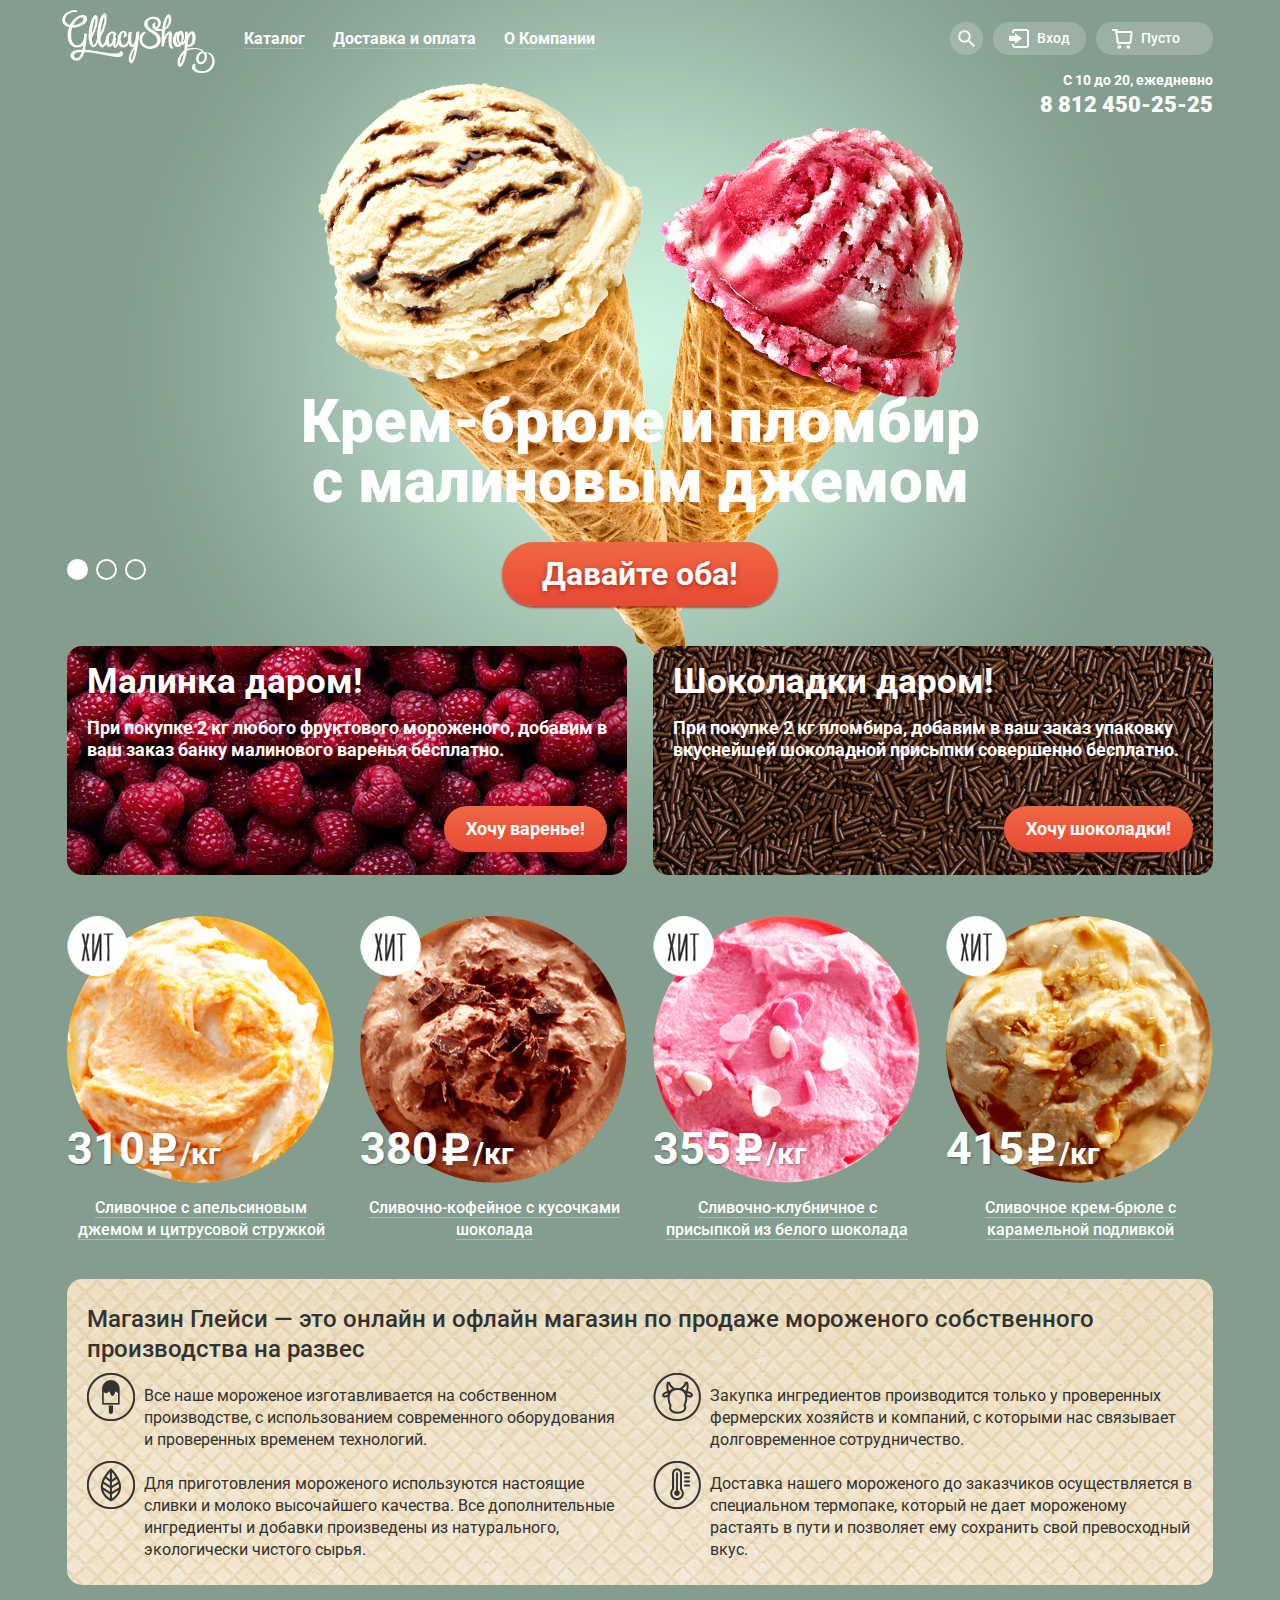
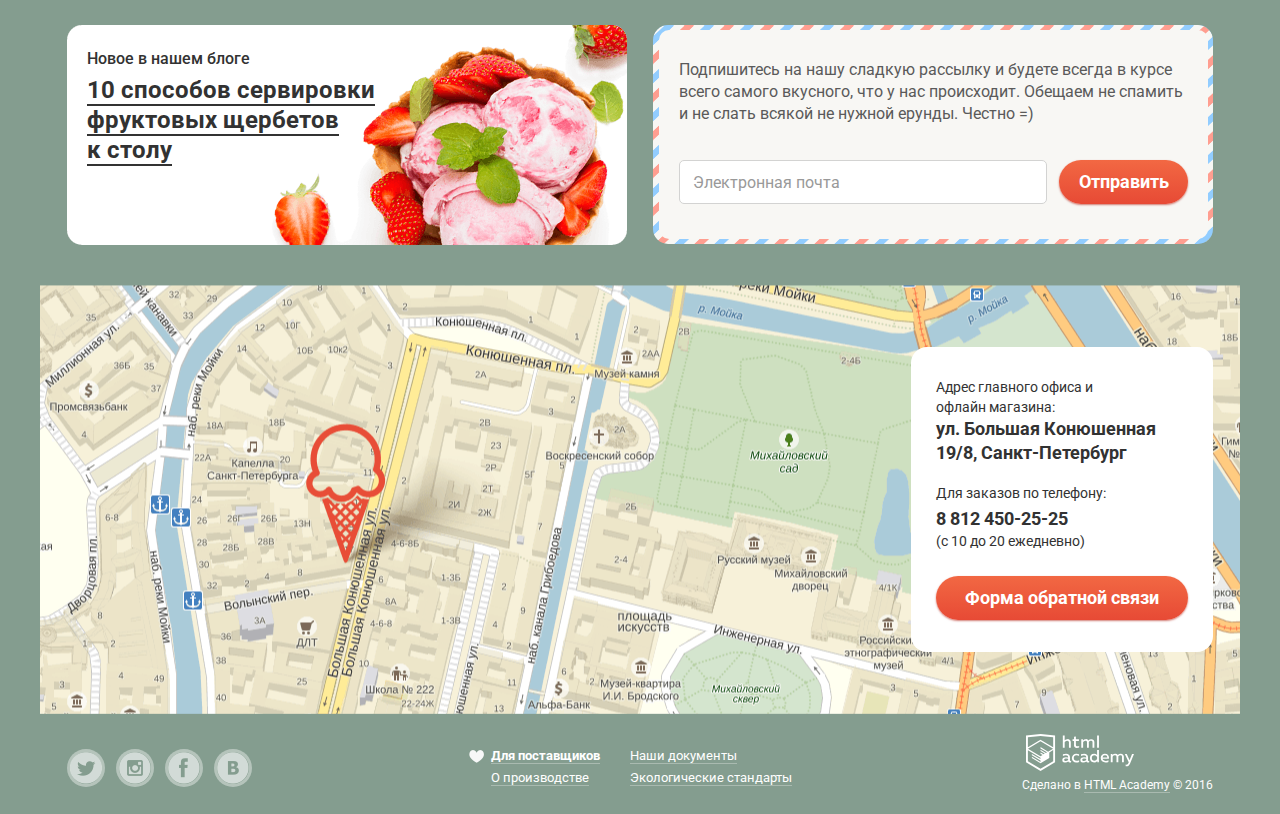
<file: index.html>
<!DOCTYPE html>
<html lang="ru">
<head>
	<meta charset="utf-8">
	<title>GllacyShop</title>
	<link href='https://fonts.googleapis.com/css?family=Roboto:400,500,700,900&subset=latin,cyrillic' rel='stylesheet' type='text/css'>
	<link href="css/normalize.min.css" rel="stylesheet">
	<link href="css/style.min.css" rel="stylesheet">
</head>
<body>
<!-- Переключатели для слайдера -->
<input type="radio" id="btn-1" name="toggle" checked>
<input type="radio" id="btn-2" name="toggle">
<input type="radio" id="btn-3" name="toggle">
<!-- Глобальная обёртка -->
<div class="site-wrapper">
<!-- Обёртка контента -->
<div class="content-wrapper">
	<!-- Шапка -->
	<header class="main-header">
		<div class="center clearfix">
			<!-- Лого и главное меню -->
			<div class="main-logo">
				<img src="img/main-logo.svg" width="153" height="63" alt="GllacyShop">
			</div>
			<nav class="main-navigation">
				<ul class="main-navigation-menu">
					<li class="main-navigation-item main-navigation-catalog">
						<a href="catalog.html">Каталог</a>
						<div class="submenu-wrap">
							<ul class="main-navigation-submenu">
								<li><a href="#">Новинки</a></li>
								<li><a href="catalog.html">Сливочное</a></li>
								<li><a href="#">Щербеты</a></li>
								<li><a href="#">Фруктовый лед</a></li>
								<li><a href="#">Мелорин</a></li>
							</ul>
						</div>
					</li>
					<li class="main-navigation-item main-navigation-delivery">
						<a href="#">Доставка и оплата</a>
					</li>
					<li class="main-navigation-item main-navigation-about">
						<a href="#">О Компании</a>
					</li>
				</ul>
			</nav>
			<!-- Личный кабинет и телефон магазина -->
			<div class="main-right-block">
				<!-- Личный кабинет -->
				<div class="user-block">
					<div class="search-wrap">
						<a class="search" href="#" title="Поиск">Поиск</a>
						<div class="search-appearance">
							<form class="search-form" name="search-form" action="#" method="get">
								<input class="search-request" type="search" name="search-request" id="search-request" placeholder="Что ищем?">
								<label for="search-request">Что ищем?</label>
							</form>
						</div>
					</div>
					<div class="login-wrap">
						<a class="login" href="#" title="Вход">Вход</a>
						<div class="login-appearance">
							<form class="login-form" name="search-form" action="#" method="post">
								<div class="login-input-wrap">
									<input class="login-email" type="email" name="login-email" id="login-email" placeholder="Электронная почта">
									<label for="login-email">Электронная почта</label>
								</div>
								<div class="login-input-wrap">
									<input class="login-password" type="password" name="login-password" id="login-password" placeholder="Пароль">
									<label for="login-password">Пароль</label>
								</div>
								<button class="btn" type="submit">Войти</button>
								<div class="login-forget-new">
									<a href="#">Забыли пароль?</a>
									<a href="#">Новая регистрация</a>
								</div>
							</form>
						</div>
					</div>
					<div class="basket-wrap">
						<a class="basket" href="#" title="Корзина">Пусто</a>
					</div>
				</div>
				<!-- Телефон магазина -->
				<div class="main-phone">
					<p class="main-phone-time">С 10 до 20, ежедневно</p>
					<p class="main-phone-number"><strong>8 812 450-25-25</strong></p>
				</div>
			</div>
		</div>
	</header>
	<!-- Слайдер -->
	<div class="slider">
		<div class="slide" id="slide1">
			<div class="slide-title">Крем-брюле и пломбир с малиновым джемом</div>
				<a class="slide-btn" href="#">Давайте оба!</a>
			</div>
		<div class="slide" id="slide2">
			<div class="slide-title">Шоколадный пломбир и лимонный сорбет</div>
				<a class="slide-btn" href="#">Давайте оба!</a>
			</div>
		<div class="slide" id="slide3">
			<div class="slide-title">Пломбир с помадкой и клубничный щербет</div>
				<a class="slide-btn" href="#">Давайте оба!</a>
			</div>
		<div class="slider-controls">
			<label for="btn-1"></label>
			<label for="btn-2"></label>
			<label for="btn-3"></label>
		</div>
	</div>
	<!-- Основное содержание -->
	<main class="center">
		<!-- Спецпредложения -->
		<section class="action clearfix">
			<section class="action-left">
				<h2 class="action-title">Малинка даром!</h2>
				<p>При покупке 2 кг любого фруктового мороженого, добавим в ваш заказ банку малинового варенья бесплатно.</p>
				<a class="btn action-btn" href="#">Хочу варенье!</a>
			</section>
			<section class="action-right">
				<h2 class="action-title">Шоколадки даром!</h2>
				<p>При покупке 2 кг пломбира, добавим в ваш заказ упаковку вкуснейшей шоколадной присыпки совершенно бесплатно.</p>
				<a class="btn action-btn" href="#">Хочу шоколадки!</a>
			</section>
		</section>
		<!-- Популярные товары -->
		<section class="catalog-list">
			<article class="product-wrap">
				<div class="product-image">
					<a href="#"><img src="img/ice-cream-orange.png" width="267" height="267" alt="Сливочное с апельсиновым джемом и цитрусовой стружкой"></a>
					<p class="product-label-top">Хит</p>
					<p class="product-label-price">310<span class="product-label-weight">/кг</span></p>
				</div>
				<h2 class="product-title"><a href="#">Сливочное с апельсиновым джемом и цитрусовой стружкой</a></h2>
				<div class="product-appearance">
					<a class="btn" href="#">Быстрый просмотр</a>
				</div>
			</article>
			<article class="product-wrap">
				<div class="product-image">
					<a href="#"><img src="img/ice-cream-coffee-chocolate.png" width="267" height="267" alt="Сливочно-кофейное с кусочками шоколада"></a>
					<p class="product-label-top">Хит</p>
					<p class="product-label-price">380<span class="product-label-weight">/кг</span></p>
				</div>
				<h2 class="product-title"><a href="#">Сливочно-кофейное с кусочками шоколада</a></h2>
				<div class="product-appearance">
					<a class="btn" href="#">Быстрый просмотр</a>
				</div>
			</article>
			<article class="product-wrap">
				<div class="product-image">
					<a href="#"><img src="img/ice-cream-strawberry-white-chocolate.png" width="267" height="267" alt="Сливочно-клубничное с присыпкой из белого шоколада"></a>
					<p class="product-label-top">Хит</p>
					<p class="product-label-price">355<span class="product-label-weight">/кг</span></p>
				</div>
				<h2 class="product-title"><a href="#">Сливочно-клубничное с присыпкой из белого шоколада</a></h2>
				<div class="product-appearance">
					<a class="btn" href="#">Быстрый просмотр</a>
				</div>
			</article>
			<article class="product-wrap">
				<div class="product-image">
					<a href="#"><img src="img/ice-cream-brule-caramel.png" width="267" height="267" alt="Сливочное крем-брюле с карамельной подливкой"></a>
					<p class="product-label-top">Хит</p>
					<p class="product-label-price">415<span class="product-label-weight">/кг</span></p>
				</div>
				<h2 class="product-title"><a href="#">Сливочное крем-брюле с карамельной подливкой</a></h2>
				<div class="product-appearance">
					<a class="btn" href="#">Быстрый просмотр</a>
				</div>
			</article>
		</section>
		<!-- Описание магазина -->
		<section class="info">
			<h1 class="info-title">Магазин Глейси — это онлайн и офлайн магазин по продаже мороженого собственного производства на развес</h1>
			<div class="info-table clearfix">
				<div class="info-note">
					<span class="info-icon info-icon-icecream"></span>
					<p>Все наше мороженое изготавливается на собственном производстве, с использованием современного оборудования и проверенных временем технологий.</p>
				</div>
				<div class="info-note">
					<span class="info-icon info-icon-cow"></span>
					<p>Закупка ингредиентов производится только у проверенных фермерских хозяйств и компаний, с которыми нас связывает долговременное сотрудничество.</p>
				</div>
				<div class="info-note">
					<span class="info-icon info-icon-sheet"></span>
					<p>Для приготовления мороженого используются настоящие сливки и молоко высочайшего качества. Все дополнительные ингредиенты и добавки произведены из натурального, экологически чистого сырья.</p>
				</div>
				<div class="info-note">
					<span class="info-icon info-icon-thermometer"></span>
					<p>Доставка нашего мороженого до заказчиков осуществляется в специальном термопаке, который не дает мороженому растаять в пути и позволяет ему сохранить свой превосходный вкус.</p>
				</div>
			</div>
		</section>
		<!-- Новости и подписка-->
		<section class="news clearfix">
			<!-- Новости -->
			<section class="news-left">
				<h2 class="news-left-title">Новое в нашем блоге</h2>
				<p><a href="#">10 способов сервировки фруктовых щербетов<br>к столу</a></p>
			</section>
			<!-- Подписка -->
			<section class="news-right-pattern">
				<div class="news-right">
					<p class="news-right-text">Подпишитесь на нашу сладкую рассылку и будете всегда в курсе всего самого вкусного, что у нас происходит. Обещаем не спамить и не слать всякой не нужной ерунды. Честно =)</p>
					<form class="subscription-form" action="#" method="post">
						<input class="subscription-email" type="email" name="subscription-email" id="subscription-email" placeholder="Электронная почта">
						<label for="subscription-email">Электронная почта</label>
						<button class="btn subscription-btn" type="submit">Отправить</button>
					</form>
				</div>
			</section>
		</section>
	</main>
	<!-- Карта и обратная связь -->
	<section class="map">
		<div class="center clearfix">
			<div class="map-contact">
				<p>
					<span class="map-contact-short">Адрес главного офиса и офлайн магазина:</span>
					<strong class="map-contact-address">ул. Большая Конюшенная 19/8, Санкт-Петербург</strong>
				</p>
				<p>
					<span class="map-contact-short">Для заказов по телефону:</span>
					<strong class="map-contact-phone">8 812 450-25-25</strong>
					<span class="map-contact-time">(с 10 до 20 ежедневно)</span>
				</p>
				<div class="feedback-wrap">
					<a class="btn feedback-btn" href="#">Форма обратной связи</a>
					<div class="feedback-appearance">
						<form class="feedback-form" name="feedback-form" action="#" method="post">
							<button class="feedback-form-close" type="button" title="Закрыть">Закрыть</button>
							<h2 class="feedback-title">Мы обязательно вам ответим!</h2>
							<fieldset class="feedback-data">
								<div class="feedback-input-wrap">
									<input class="feedback-input feedback-name" type="text" name="feedback-name" id="feedback-name" placeholder="Как вас зовут?">
									<label for="feedback-name">Как вас зовут?</label>
								</div>
								<div class="feedback-input-wrap">
									<input class="feedback-input feedback-email" type="email" name="feedback-email" id="feedback-email" placeholder="Ваша почта для ответа?">
									<label for="feedback-email">Ваша почта для ответа?</label>
								</div>
								<div class="feedback-input-wrap">
									<textarea class="feedback-input feedback-text" name="feedback-text" id="feedback-text" placeholder="Напишите что-нибудь..."></textarea>
									<label for="feedback-text">Напишите что-нибудь...</label>
								</div>
							</fieldset>
							<button class="btn" type="submit">Отправить</button>
						</form>
						<div class="feedback-overlay"></div>
					</div>
				</div>
			</div>
		</div>
	</section>
	<!-- Подвал -->
	<footer class="main-footer">
		<div class="center">
			<!-- Социальные сети -->
			<div class="footer-social">
				<a class="social-btn social-btn-tw" href="#">Twitter</a>
				<a class="social-btn social-btn-inst" href="#">Instagram</a>
				<a class="social-btn social-btn-fb" href="#">Facebook</a>
				<a class="social-btn social-btn-vk" href="#">Вконтакте</a>
			</div>
			<!-- Меню подвала -->
			<div class="footer-navigation">
				<div class="footer-navigation-table">
					<div class="footer-navigation-row">
						<div class="footer-navigation-cell">
							<a class="footer-navigation-fav" href="#">Для поставщиков</a>
						</div>
						<div class="footer-navigation-cell">
							<a href="#">Наши документы</a>
						</div>
					</div>
					<div class="footer-navigation-row">
						<div class="footer-navigation-cell">
							<a href="#">О производстве</a>
						</div>
						<div class="footer-navigation-cell">
							<a href="#">Экологические стандарты</a>
						</div>
					</div>
				</div>
			</div>
			<!-- Копирайт -->
			<div class="footer-copyright">
				<a href="#"><img src="img/html-academy.svg" width="108" height="37" alt="HTML Academy"></a>
				<p>Сделано в <a class="footer-copyright-ref" href="#">HTML Academy</a> © 2016</p>
			</div>
		</div>
	</footer>
</div>
</div>
</body>
</html>
</file>
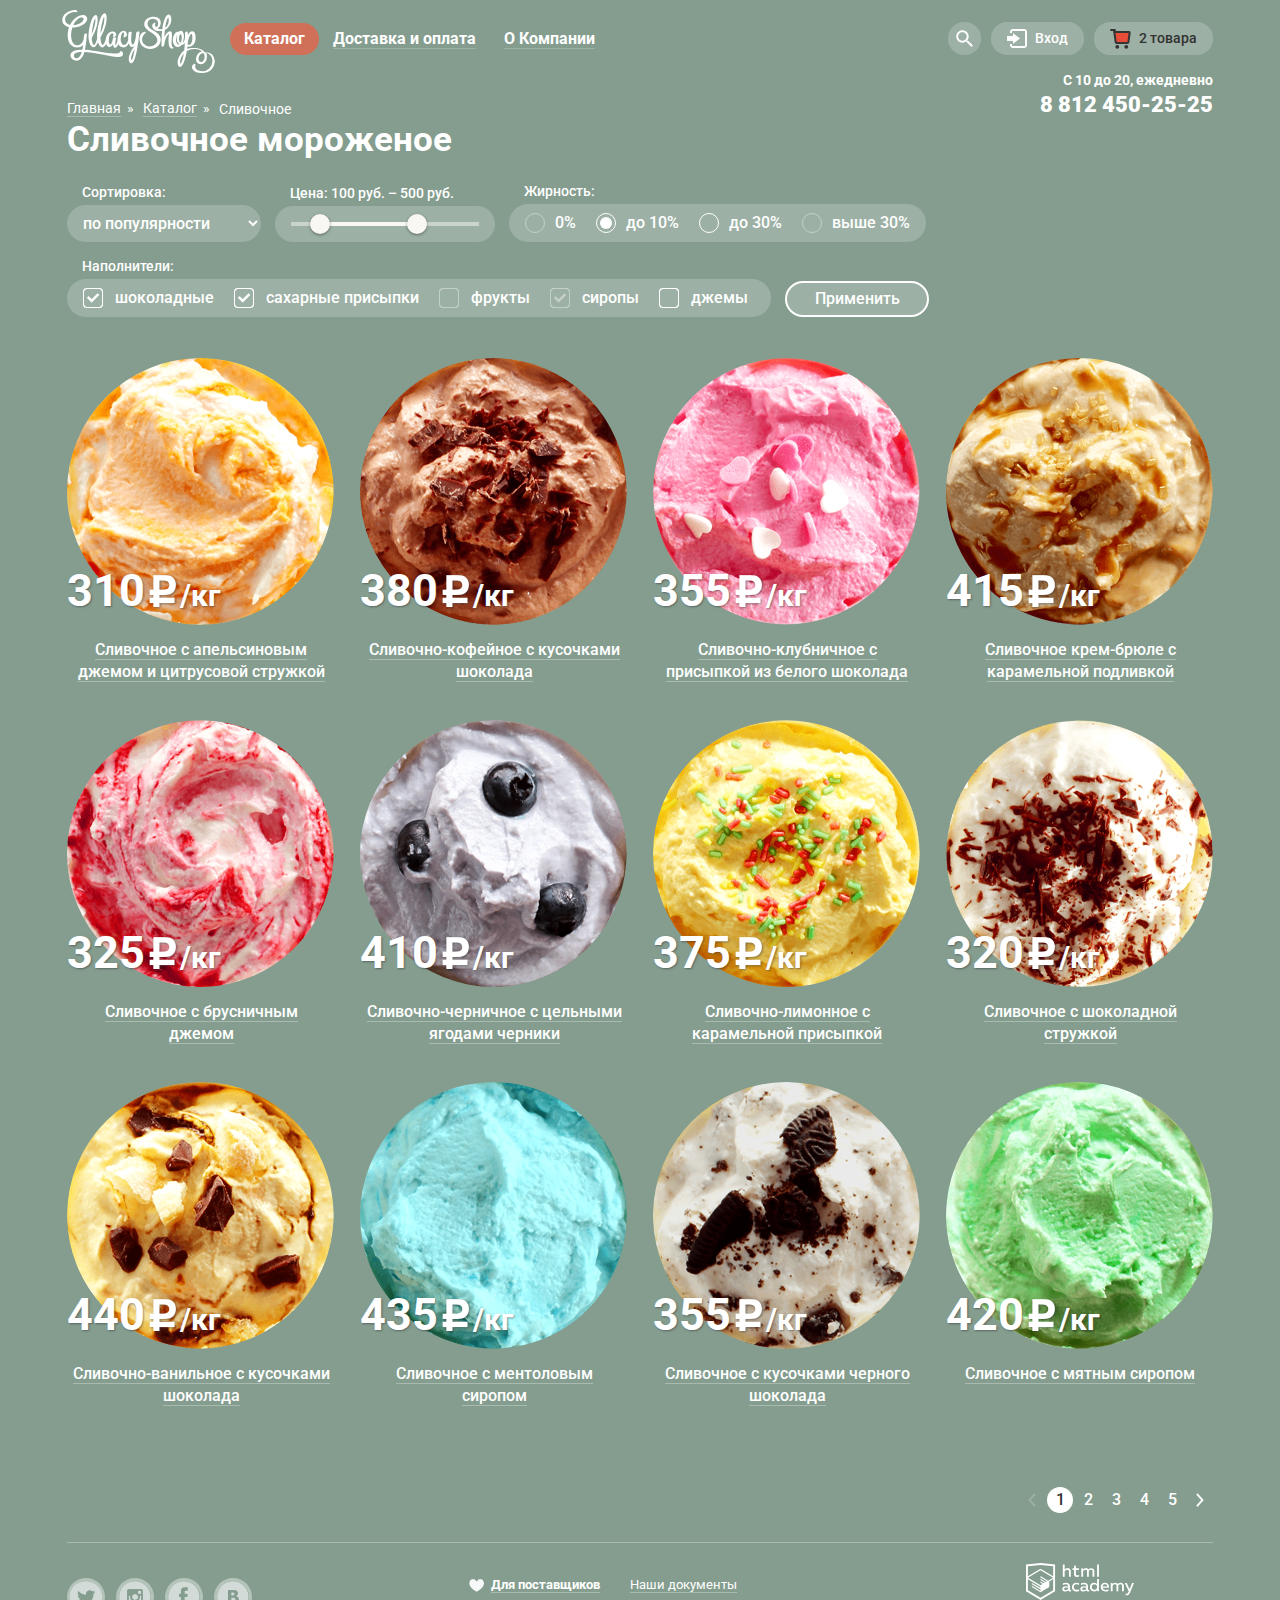
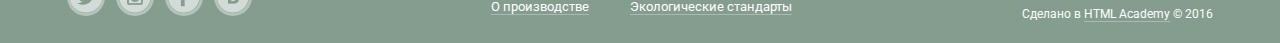
<file: catalog.html>
<!DOCTYPE html>
<html lang="ru">
<head>
	<meta charset="utf-8">
	<title>GllacyShop</title>
	<link href='https://fonts.googleapis.com/css?family=Roboto:400,500,700,900&subset=latin,cyrillic' rel='stylesheet' type='text/css'>
	<link href="css/normalize.min.css" rel="stylesheet">
	<link href="css/style.min.css" rel="stylesheet">
</head>
<body>
	<!-- Шапка -->
	<header class="main-header">
		<div class="center clearfix">
			<!-- Лого и главное меню -->
			<div class="main-logo">
				<a href="index.html"><img src="img/main-logo.svg" width="153" height="63" alt="GllacyShop"></a>
			</div>
			<nav class="main-navigation">
				<ul class="main-navigation-menu">
					<li class="main-navigation-item main-navigation-catalog active">
						<a href="catalog.html">Каталог</a>
						<div class="submenu-wrap">
							<ul class="main-navigation-submenu">
								<li><a href="#">Новинки</a></li>
								<li class="active"><a>Сливочное</a></li>
								<li><a href="#">Щербеты</a></li>
								<li><a href="#">Фруктовый лед</a></li>
								<li><a href="#">Мелорин</a></li>
							</ul>
						</div>
					</li>
					<li class="main-navigation-item main-navigation-delivery">
						<a href="#">Доставка и оплата</a>
					</li>
					<li class="main-navigation-item main-navigation-about">
						<a href="#">О Компании</a>
					</li>
				</ul>
			</nav>
			<!-- Личный кабинет и телефон магазина -->
			<div class="main-right-block">
				<!-- Личный кабинет -->
				<div class="user-block">
					<div class="search-wrap">
						<a class="search" href="#" title="Поиск">Поиск</a>
						<div class="search-appearance">
							<form class="search-form" name="search-form" action="#" method="get">
								<input class="search-request" type="search" name="search-request" id="search-request" placeholder="Что ищем?">
								<label for="search-request">Что ищем?</label>
							</form>
						</div>
					</div>
					<div class="login-wrap">
						<a class="login" href="#" title="Вход">Вход</a>
						<div class="login-appearance">
							<form class="login-form" name="search-form" action="#" method="post">
								<div class="login-input-wrap">
									<input class="login-email" type="email" name="login-email" id="login-email" placeholder="Электронная почта">
									<label for="login-email">Электронная почта</label>
								</div>
								<div class="login-input-wrap">
									<input class="login-password" type="password" name="login-password" id="login-password" placeholder="Пароль">
									<label for="login-password">Пароль</label>
								</div>
								<button class="btn" type="submit">Войти</button>
								<div class="login-forget-new">
									<a href="#">Забыли пароль?</a>
									<a href="#">Новая регистрация</a>
								</div>
							</form>
						</div>
					</div>
					<div class="basket-wrap">
						<a class="basket basket-full" href="#" title="Корзина">2 товара</a>
						<div class="basket-appearance">
							<div class="basket-list">
								<table class="basket-table">
									<tr>
										<td class="basket-cell-delete"><button class="basket-delete" type="button" title="Удалить">Удалить</button></td>
										<td class="basket-cell-image"><img src="img/basket-ice-cream-orange.png" width="33" height="33" alt="Пломбир с апельсиновым джемом"></td>
										<td class="basket-cell-title">Пломбир с апельсиновым джемом</td>
										<td class="basket-cell-weight">1,5 кг х <span class="basket-weight-price">200 руб.</span></td>
										<td class="basket-cell-price">300 руб.</td>
									</tr>
									<tr>
										<td class="basket-cell-delete"><button class="basket-delete" type="button" title="Удалить">Удалить</button></td>
										<td class="basket-cell-image"><img src="img/basket-ice-cream-strawberry-white-chocolate.png" width="33" height="33" alt="Клубничный пломбир с присыпкой из белого шоколада"></td>
										<td class="basket-cell-title">Клубничный пломбир с присыпкой из белого шоколада</td>
										<td class="basket-cell-weight">1,5 кг х <span class="basket-weight-price">300 руб.</span></td>
										<td class="basket-cell-price">450 руб.</td>
									</tr>
								</table>
								<p class="basket-result">Итого: 750 руб.</p>
								<a class="btn basket-btn" href="#">Оформить заказ</a>
							</div>
						</div>
					</div>
				</div>
				<!-- Телефон магазина -->
				<div class="main-phone">
					<p class="main-phone-time">С 10 до 20, ежедневно</p>
					<p class="main-phone-number"><strong>8 812 450-25-25</strong></p>
				</div>
			</div>
		</div>
	</header>
	<!-- Основное содержание -->
	<main class="center">
		<!-- Хлебные крошки и заголовок-->
		<header class="content-header">
			<div class="breadcrumbs">
				<ul>
					<li><a href="index.html">Главная</a></li>
					<li><a href="#">Каталог</a></li>
					<li class="current">Сливочное</li>
				</ul>
			</div>
			<h1 class="content-title">Сливочное мороженое </h1>
		</header>
		<!-- Фильтры и список товара -->
		<section class="content">
			<!-- Фильтры -->
			<section class="content-filter">
				<form action="#" method="get">
					<!-- Сортировка -->
					<fieldset class="content-filter-sorting">
						<legend>Сортировка:</legend>
						<div class="sorting-wrap">
							<select name="sorting">
								<option value="popular" selected>по популярности</option>
								<option value="cheap">сначала недорогие</option>
								<option value="expensive">сначала дорогие</option>
								<option value="fat">по жирности</option>
							</select>
						</div>
					</fieldset>
					<!-- Цена -->
					<fieldset class="content-filter-price">
						<legend>Цена: <span class="min-price">100</span> руб. – <span class="max-price">500</span> руб.</legend>
						<div class="range-filter">
							<div class="range-controls">
								<div class="scale">
									<div class="bar"></div>
								</div>
								<div class="toggle toggle-min"></div>
								<div class="toggle toggle-max"></div>
							</div>
						</div>
					</fieldset>
					<!-- Жирность -->
					<fieldset class="content-filter-fat">
							<legend>Жирность:</legend>
							<div class="fat-wrap">
								<label for="percent-0">
								<input type="radio" name="filter-fat" value="percent-0" id="percent-0" disabled>
								<span class="radio-indicator"></span>0%</label>

								<label for="percent-to-10">
								<input type="radio" name="filter-fat" value="percent-to-10" id="percent-to-10" checked>
								<span class="radio-indicator"></span>до 10%</label>

								<label for="percent-to-30">
								<input type="radio" name="filter-fat" value="percent-to-30" id="percent-to-30">
								<span class="radio-indicator"></span>до 30%</label>

								<label for="percent-more-30">
								<input type="radio" name="filter-fat" value="percent-more-30" id="percent-more-30" disabled>
								<span class="radio-indicator"></span>выше 30%</label>
						</div>
					</fieldset>
					<!-- Наполнители -->
					<fieldset class="content-filter-filler">
						<legend>Наполнители:</legend>
						<div class="filler-wrap">
							<label for="chocolate">
								<input type="checkbox" name="chocolate" id="chocolate" checked>
								<span class="checkbox-indicator"></span>шоколадные</label>

							<label for="sugar">
								<input type="checkbox" name="sugar" id="sugar" checked>
								<span class="checkbox-indicator"></span>сахарные присыпки</label>

							<label for="fruit">
								<input type="checkbox" name="fruit" id="fruit" disabled>
								<span class="checkbox-indicator"></span>фрукты</label>

							<label for="syrup">
								<input type="checkbox" name="syrup" id="syrup" checked disabled>
								<span class="checkbox-indicator"></span>сиропы</label>

							<label for="jam">
								<input type="checkbox" name="jam" id="jam">
								<span class="checkbox-indicator"></span>джемы</label>
						</div>
					</fieldset>
					<button class="content-filter-btn" type="submit">Применить</button>
				</form>
			</section>
			<!-- Каталог -->
			<section class="catalog">
				<!-- Позиции товара -->
				<div class="catalog-list">
					<article class="product-wrap">
						<div class="product-image">
							<a href="#"><img src="img/ice-cream-orange.png" width="267" height="267" alt="Сливочное с апельсиновым джемом и цитрусовой стружкой"></a>
							<p class="product-label-price">310<span class="product-label-weight">/кг</span></p>
						</div>
						<h2 class="product-title"><a href="#">Сливочное с апельсиновым джемом и цитрусовой стружкой</a></h2>
						<div class="product-appearance">
							<a class="btn" href="#">Быстрый просмотр</a>
						</div>
					</article>
					<article class="product-wrap">
						<div class="product-image">
							<a href="#"><img src="img/ice-cream-coffee-chocolate.png" width="267" height="267" alt="Сливочно-кофейное с кусочками шоколада"></a>
							<p class="product-label-price">380<span class="product-label-weight">/кг</span></p>
						</div>
						<h2 class="product-title"><a href="#">Сливочно-кофейное с кусочками шоколада</a></h2>
						<div class="product-appearance">
							<a class="btn" href="#">Быстрый просмотр</a>
						</div>
					</article>
					<article class="product-wrap">
						<div class="product-image">
							<a href="#"><img src="img/ice-cream-strawberry-white-chocolate.png" width="267" height="267" alt="Сливочно-клубничное с присыпкой из белого шоколада"></a>
							<p class="product-label-price">355<span class="product-label-weight">/кг</span></p>
						</div>
						<h2 class="product-title"><a href="#">Сливочно-клубничное с присыпкой из белого шоколада</a></h2>
						<div class="product-appearance">
							<a class="btn" href="#">Быстрый просмотр</a>
						</div>
					</article>
					<article class="product-wrap">
						<div class="product-image">
							<a href="#"><img src="img/ice-cream-brule-caramel.png" width="267" height="267" alt="Сливочное крем-брюле с карамельной подливкой"></a>
							<p class="product-label-price">415<span class="product-label-weight">/кг</span></p>
						</div>
						<h2 class="product-title"><a href="#">Сливочное крем-брюле с карамельной подливкой</a></h2>
						<div class="product-appearance">
							<a class="btn" href="#">Быстрый просмотр</a>
						</div>
					</article>
					<article class="product-wrap">
						<div class="product-image">
							<a href="#"><img src="img/ice-cream-cowberry.png" width="267" height="267" alt="Сливочное с брусничным джемом"></a>
							<p class="product-label-price">325<span class="product-label-weight">/кг</span></p>
						</div>
						<h2 class="product-title"><a href="#">Сливочное с брусничным джемом</a></h2>
						<div class="product-appearance">
							<a class="btn" href="#">Быстрый просмотр</a>
						</div>
					</article>
					<article class="product-wrap">
						<div class="product-image">
							<a href="#"><img src="img/ice-cream-bilberry.png" width="267" height="267" alt="Сливочно-черничное с цельными ягодами черники"></a>
							<p class="product-label-price">410<span class="product-label-weight">/кг</span></p>
						</div>
						<h2 class="product-title"><a href="#">Сливочно-черничное с цельными ягодами черники</a></h2>
						<div class="product-appearance">
							<a class="btn" href="#">Быстрый просмотр</a>
						</div>
					</article>
					<article class="product-wrap">
						<div class="product-image">
							<a href="#"><img src="img/ice-cream-lemon-caramel.png" width="267" height="267" alt="Сливочно-лимонное с карамельной присыпкой"></a>
							<p class="product-label-price">375<span class="product-label-weight">/кг</span></p>
						</div>
						<h2 class="product-title"><a href="#">Сливочно-лимонное с карамельной присыпкой</a></h2>
						<div class="product-appearance">
							<a class="btn" href="#">Быстрый просмотр</a>
						</div>
					</article>
					<article class="product-wrap">
						<div class="product-image">
							<a href="#"><img src="img/ice-cream-chocolate-chips.png" width="267" height="267" alt="Сливочное с шоколадной стружкой"></a>
							<p class="product-label-price">320<span class="product-label-weight">/кг</span></p>
						</div>
						<h2 class="product-title"><a href="#">Сливочное с шоколадной стружкой</a></h2>
						<div class="product-appearance">
							<a class="btn" href="#">Быстрый просмотр</a>
						</div>
					</article>
					<article class="product-wrap">
						<div class="product-image">
							<a href="#"><img src="img/ice-cream-chocolate-pieces.png" width="267" height="267" alt="Сливочно-ванильное с кусочками шоколада"></a>
							<p class="product-label-price">440<span class="product-label-weight">/кг</span></p>
						</div>
						<h2 class="product-title"><a href="#">Сливочно-ванильное с кусочками шоколада</a></h2>
						<div class="product-appearance">
							<a class="btn" href="#">Быстрый просмотр</a>
						</div>
					</article>
					<article class="product-wrap">
						<div class="product-image">
							<a href="#"><img src="img/ice-cream-menthol.png" width="267" height="267" alt="Сливочноe с ментоловым сиропом"></a>
							<p class="product-label-price">435<span class="product-label-weight">/кг</span></p>
						</div>
						<h2 class="product-title"><a href="#">Сливочноe с ментоловым сиропом</a></h2>
						<div class="product-appearance">
							<a class="btn" href="#">Быстрый просмотр</a>
						</div>
					</article>
					<article class="product-wrap">
						<div class="product-image">
							<a href="#"><img src="img/ice-cream-black-chocolate-pieces.png" width="267" height="267" alt="Сливочное с кусочками черного шоколада"></a>
							<p class="product-label-price">355<span class="product-label-weight">/кг</span></p>
						</div>
						<h2 class="product-title"><a href="#">Сливочное с кусочками черного шоколада</a></h2>
						<div class="product-appearance">
							<a class="btn" href="#">Быстрый просмотр</a>
						</div>
					</article>
					<article class="product-wrap">
						<div class="product-image">
							<a href="#"><img src="img/ice-cream-mint.png" width="267" height="267" alt="Сливочное с мятным сиропом"></a>
							<p class="product-label-price">420<span class="product-label-weight">/кг</span></p>
						</div>
						<h2 class="product-title"><a href="#">Сливочное с мятным сиропом</a></h2>
						<div class="product-appearance">
							<a class="btn" href="#">Быстрый просмотр</a>
						</div>
					</article>
				</div>
				<!-- Страницы каталога -->
				<div class="pagination">
					<a class="page-prev">Предыдущая страница</a>
					<a class="current">1</a>
					<a href="#">2</a>
					<a href="#">3</a>
					<a href="#">4</a>
					<a href="#">5</a>
					<a class="page-next" href="#">Следующая страница</a>
				</div>
			</section>
		</section>
	</main>
	<!-- Подвал -->
	<footer class="main-footer">
		<div class="center">
			<!-- Социальные сети -->
			<div class="footer-social">
				<a class="social-btn social-btn-tw" href="#">Twitter</a>
				<a class="social-btn social-btn-inst" href="#">Instagram</a>
				<a class="social-btn social-btn-fb" href="#">Facebook</a>
				<a class="social-btn social-btn-vk" href="#">Вконтакте</a>
			</div>
			<!-- Меню подвала -->
			<div class="footer-navigation">
				<div class="footer-navigation-table">
					<div class="footer-navigation-row">
						<div class="footer-navigation-cell">
							<a class="footer-navigation-fav" href="#">Для поставщиков</a>
						</div>
						<div class="footer-navigation-cell">
							<a href="#">Наши документы</a>
						</div>
					</div>
					<div class="footer-navigation-row">
						<div class="footer-navigation-cell">
							<a href="#">О производстве</a>
						</div>
						<div class="footer-navigation-cell">
							<a href="#">Экологические стандарты</a>
						</div>
					</div>
				</div>
			</div>
			<!-- Копирайт -->
			<div class="footer-copyright">
				<a href="#"><img src="img/html-academy.svg" width="108" height="37" alt="HTML Academy"></a>
				<p>Сделано в <a class="footer-copyright-ref" href="#">HTML Academy</a> © 2016</p>
			</div>
		</div>
	</footer>
</body>
</html>
</file>
<file: css/style.min.css>
﻿body{min-width:1200px;font-size:16px;line-height:22px;color:#fff;font-weight:400;font-family:"Roboto","Arial","Helvetica",sans-serif;background-color:#849d8f}body>input[type=radio]{display:none}.site-wrapper{min-width:1200px;background-repeat:no-repeat;background-position:top center;transition:background-image .5s ease,background-color .5s ease}.site-wrapper:after,.site-wrapper:before{content:"";visibility:hidden;background-image:url(../img/slider-ice-cream-2.png)}.site-wrapper:after{background-image:url(../img/slider-ice-cream-3.png)}.content-wrapper{width:1200px;margin:0 auto}.slider{position:relative;padding-top:275px;padding-right:27px;padding-left:27px;text-align:center;color:#fff;z-index:1}.main-navigation-item.active>a::after,.main-navigation-item>a:active::after,.main-navigation-item>a:hover::after,.slide{display:none}.slide-title{width:700px;margin:0 auto 30px;font-weight:900;font-size:60px;line-height:60px}.slide-btn{display:inline-block;padding:10px 40px;font-weight:700;font-size:32px;line-height:44px;vertical-align:top;color:#fff;text-decoration:none;text-shadow:0 2px 5px rgba(160,32,11,.76);background:#f26843;background:-moz-linear-gradient(top,#f26843 0%,#e74a35 100%);background:-webkit-linear-gradient(top,#f26843 0%,#e74a35 100%);background:linear-gradient(to bottom,#f26843 0%,#e74a35 100%);border-radius:100px;box-shadow:0 2px 2px rgba(172,16,0,.64)}.slide-btn:hover{background:-moz-linear-gradient(top,#f58669 0%,#ec6f5e 100%);background:-webkit-linear-gradient(top,#f58669 0%,#ec6f5e 100%);background:linear-gradient(to bottom,#f58669 0%,#ec6f5e 100%);box-shadow:0 2px 2px #ac1000}.slide-btn:active{background:-moz-linear-gradient(top,#d84732 0%,#e1613e 100%);background:-webkit-linear-gradient(top,#d84732 0%,#e1613e 100%);background:linear-gradient(to bottom,#d84732 0%,#e1613e 100%);box-shadow:inset 0 2px 2px #ac1000}.slider-controls{position:absolute;bottom:25px;left:27px;font-size:0;z-index:20}.slider-controls label{display:inline-block;vertical-align:top;width:17px;height:17px;margin-right:8px;background-color:transparent;border:2px solid #fff;border-radius:50%;cursor:pointer}#btn-1:checked~.site-wrapper #slide1,#btn-2:checked~.site-wrapper #slide2,#btn-3:checked~.site-wrapper #slide3{display:block}#btn-1:checked~.site-wrapper{background-color:#849d8f;background-image:url(../img/slider-ice-cream-1.png)}#btn-2:checked~.site-wrapper{background-color:#8996a6;background-image:url(../img/slider-ice-cream-2.png)}#btn-3:checked~.site-wrapper{background-color:#9d8b84;background-image:url(../img/slider-ice-cream-3.png)}#btn-1:checked~.site-wrapper label[for=btn-1],#btn-2:checked~.site-wrapper label[for=btn-2],#btn-3:checked~.site-wrapper label[for=btn-3]{background-color:#fff}.site-wrapper label[for=btn-1]:hover,.site-wrapper label[for=btn-2]:hover,.site-wrapper label[for=btn-3]:hover{background-color:rgba(255,255,255,.4)}.clearfix::after{content:"";display:table;clear:both}.btn{display:inline-block;padding:10px 24px;font:700 18px/24px "Roboto","Arial","Helvetica",sans-serif;vertical-align:middle;text-align:center;color:#fff;background:#ef6441;background:linear-gradient(to bottom,#f26843,#e74a35);box-shadow:0 1px 2px rgba(172,16,0,.54);border:none;border-radius:46px;outline:none;text-decoration:none;cursor:pointer}.btn:hover{background:linear-gradient(to bottom,#f58669,#ec6f5e);box-shadow:0 1px 2px #ac1000}.btn:active{background:linear-gradient(to bottom,#d84732,#e1613e);box-shadow:inset 0 2px 2px #ac1000}.login-btn{padding:10px;width:100px}.action-btn{padding:11px 22px}.subscription-btn{padding:10px;width:129px}.feedback-btn,.main-navigation-item:hover .main-navigation-submenu{display:block}.basket-btn{padding:10px 14px}.main-header{color:#fff}.center{width:1146px;margin:0 auto;padding:0 27px}.main-logo{margin-top:10px;margin-left:-5px;width:153px;height:63px;float:left}.main-navigation{margin-top:23px;width:700px;float:left}.main-navigation-menu{position:relative;margin:0;padding:0 0 0 15px;list-style:none;font-size:0;z-index:5}.main-navigation-item{position:relative;display:inline-block;vertical-align:top;line-height:18px;white-space:nowrap}.main-navigation-item>a{display:block;padding:7px 14px;color:#fff;font-size:16px;font-weight:700;text-decoration:none}.main-navigation-item>a::after{content:"";position:absolute;bottom:6px;left:14px;right:14px;height:1px;background-color:rgba(255,255,255,.2)}.main-navigation-item>a:hover{color:#333;text-decoration:none;background-color:#f7f6f3;border-radius:32px}.main-navigation-item>a:active{background-color:#f8f7f4;box-shadow:inset 0 2px 2px #696969}.main-navigation-item.active>a{color:#fff;text-decoration:none;background-color:#d07058;border-radius:32px}.submenu-wrap{position:absolute;top:100%;left:-7px;margin:0;padding:5px 0 0}.main-navigation-submenu{display:none;margin:0;padding:0;list-style:none;background-color:#f8f7f4;border-radius:5px;box-shadow:0 20px 20px rgba(0,0,0,.4)}.main-navigation-submenu>li{line-height:16px}.main-navigation-submenu>li>a{display:block;text-decoration:none;font-size:14px;font-weight:400;color:#323232;padding:8px 20px}.main-navigation-submenu>li:first-child>a{position:relative;font-weight:700;color:#323232}.main-navigation-submenu>li:first-child>a::after{content:"";position:absolute;bottom:0;left:6px;right:9px;height:1px;background-color:rgba(50,50,50,.2)}.main-navigation-submenu>li:hover{background-color:#fbded7}.main-navigation-submenu>li:first-child:hover{background-color:#fbded7;border-radius:5px 5px 0 0}.main-navigation-submenu>li:last-child:hover{background-color:#fbded7;border-radius:0 0 5px 5px}.main-navigation-submenu>li>a:active{background-color:#f6b5a5}.main-navigation-submenu>li:first-child>a:active{background-color:#f6b5a5;border-radius:5px 5px 0 0}.main-navigation-submenu>li:last-child>a:active{background-color:#f6b5a5;border-radius:0 0 5px 5px}.main-navigation-submenu li.active>a{color:#fff;background-color:#d07058}.main-navigation-submenu li.active:first-child>a{color:#fff;background-color:#d07058;border-radius:5px 5px 0 0}.main-navigation-submenu li.active:last-child>a{color:#fff;background-color:#d07058;border-radius:0 0 5px 5px}.main-right-block{margin:22px 0 0;padding:0;max-width:267px;float:right;text-align:right;font-size:0}.search-wrap{display:inline-block;position:relative;vertical-align:top;font-size:14px;font-weight:500;line-height:16px;margin-right:10px;text-align:left}a.search{display:block;width:33px;height:33px;font-size:0;color:#fff;text-align:center;line-height:33px;text-decoration:none;background-color:rgba(255,255,255,.2);border-radius:16px;transition:background-color 1s}.search::before{display:inline-block;vertical-align:middle;content:"";width:17px;height:17px;background:url(../img/main-sprite.png) no-repeat -917px -5px}.search-appearance{display:none;position:absolute;top:100%;right:0;width:341px;padding:4px 0 0;z-index:5;box-shadow:0 20px 20px rgba(0,0,0,.4)}.search-form{position:relative;padding:20px 15px;background-color:#f8f7f4;border-radius:5px}.search-form input{width:100%;height:44px;margin:0;padding:9px 13px;font:700 16px/24px "Roboto","Arial","Helvetica",sans-serif;color:#323232;border:1px solid #d3d3d2;border-radius:5px;background-color:#fff;box-sizing:border-box;outline:none}.search-form label{display:none;position:absolute;top:5px;left:30px;font-size:11px;font-weight:400;line-height:13px;color:#5b9ddf}.feedback-form .feedback-input:focus+label,.login-form input:focus+label,.search-form input:focus+label,.subscription-form input:focus+label{display:block}.search-form input::-webkit-input-placeholder{font:14px/24px "Roboto","Arial","Helvetica",sans-serif;color:#999;opacity:1}.search-form input:-moz-placeholder,.search-form input::-moz-placeholder{font:14px/24px "Roboto","Arial","Helvetica",sans-serif;color:#999;opacity:1}.search-form input:-ms-input-placeholder{font:14px/24px "Roboto","Arial","Helvetica",sans-serif;color:#999;opacity:1}.search-form input:hover{border-color:#999;box-shadow:inset 0 0 0 1px #999}.search-form input:focus{border-color:#2e88e4;box-shadow:inset 0 0 0 1px #2e88e4}.search-form input:focus::-webkit-input-placeholder{opacity:0}.search-form input:focus:-moz-placeholder,.search-form input:focus::-moz-placeholder{opacity:0}.search-form input:focus:-ms-input-placeholder{opacity:0}.basket-wrap:hover a.basket,.login-wrap:hover a.login,.search-wrap:hover a.search{color:#323232;background-color:#f8f7f4}.search-wrap:hover .search::before{background:url(../img/main-sprite.png) no-repeat -944px -5px}.basket-wrap:hover .basket-appearance,.login-wrap:hover .login-appearance,.search-wrap:hover .search-appearance{display:block;z-index:10}.login-wrap{display:inline-block;position:relative;vertical-align:top;font-size:14px;font-weight:500;line-height:16px;margin-right:10px;text-align:left}a.login{display:block;padding:0 16px;height:33px;line-height:33px;color:#fff;text-decoration:none;background-color:rgba(255,255,255,.2);border-radius:16px;transition:background-color .5s}.login::before{display:inline-block;vertical-align:middle;margin:0 8px 2px 0;content:"";width:20px;height:19px;background:url(../img/main-sprite.png) no-repeat -635px -5px}.login-appearance{display:none;position:absolute;top:100%;right:0;width:277px;padding:4px 0 0;z-index:5;box-shadow:0 20px 20px rgba(0,0,0,.4)}.login-form{position:relative;padding:20px 17px 27px 19px;background-color:#f8f7f4;border-radius:6px}.login-input-wrap{position:relative;margin:0 0 20px}.login-form input{width:100%;height:44px;padding:9px 13px;font:700 16px/24px "Roboto","Arial","Helvetica",sans-serif;color:#323232;border:1px solid #d3d3d2;border-radius:5px;background-color:#fff;box-sizing:border-box;outline:none}.feedback-form label,.login-form label,.subscription-form label{display:none;position:absolute;top:-15px;left:15px;font-size:11px;line-height:13px;font-weight:400;color:#5b9ddf}.login-form input::-webkit-input-placeholder{font:14px/24px "Roboto","Arial","Helvetica",sans-serif;color:#999;opacity:1}.login-form input:-moz-placeholder,.login-form input::-moz-placeholder{font:14px/24px "Roboto","Arial","Helvetica",sans-serif;color:#999;opacity:1}.login-form input:-ms-input-placeholder{font:14px/24px "Roboto","Arial","Helvetica",sans-serif;color:#999;opacity:1}.login-form input:hover{border-color:#999;box-shadow:inset 0 0 0 1px #999}.login-form input:focus{border-color:#2e88e4;box-shadow:inset 0 0 0 1px #2e88e4}.login-form input:focus::-webkit-input-placeholder{opacity:0}.login-form input:focus:-moz-placeholder,.login-form input:focus::-moz-placeholder{opacity:0}.login-form input:focus:-ms-input-placeholder{opacity:0}.login-forget-new{display:inline-block;vertical-align:middle;margin-left:13px;max-width:125px;font-size:13px;line-height:24px}.login-forget-new a{display:inline;color:#323232;text-decoration:none;border-bottom:1px solid rgba(50,50,50,.3)}.login-forget-new a:active,.login-forget-new a:hover{color:#e84d37;border-bottom:2px solid rgba(232,77,55,.3)}.login-wrap:hover .login::before{background:url(../img/main-sprite.png) no-repeat -665px -5px}.basket-wrap{display:inline-block;position:relative;vertical-align:top;font-size:14px;font-weight:500;line-height:16px;text-align:left}a.basket{display:block;min-width:117px;height:33px;padding:0 16px;color:#fff;line-height:33px;text-decoration:none;background-color:rgba(255,255,255,.2);border-radius:16px;box-sizing:border-box;transition:background-color .5s}a.basket::before{display:inline-block;vertical-align:middle;margin:0 8px 0 0;content:"";width:21px;height:20px;background:url(../img/main-sprite.png) no-repeat -5px -5px}.basket-list,.sorting-wrap:hover select,a.basket-full{color:#323232}a.basket-full::before{background:url(../img/main-sprite.png) no-repeat -36px -5px}.basket-appearance{display:none;position:absolute;top:100%;right:0;width:540px;padding:4px 0 0;z-index:5;box-shadow:0 20px 20px rgba(0,0,0,.4)}.basket-list{padding:10px 15px 20px;text-align:right;font-size:13px;line-height:16px;font-weight:400;background-color:#f8f7f4;border-radius:6px}.basket-table{margin:0 0 13px;padding:0;width:100%;text-align:left;border-collapse:collapse}.basket-table td{padding:10px 0;text-align:center}td.basket-cell-delete{position:relative;width:14px}.basket-delete{position:absolute;top:50%;left:50%;margin:-5px 0 0 -5px;width:10px;height:10px;font-size:0;background-color:transparent;border:0;outline:none;cursor:pointer}.basket-delete::after,.basket-delete::before{content:"";position:absolute;top:4px;left:-1px;width:13px;height:1px;background-color:#353535;border-radius:10px}.basket-delete::before{transform:rotate(45deg)}.basket-delete::after{transform:rotate(-45deg)}td.basket-cell-image{width:59px}.basket-cell-image img{display:inline-block;vertical-align:middle}td.basket-cell-title{width:237px;text-align:left}td.basket-cell-weight{width:113px}td.basket-cell-weight .basket-weight-price{color:#999}td.basket-cell-price{width:87px}.basket-result{margin:0;padding:14px 0;font-size:15px;line-height:18px;font-weight:700;color:#333;border-top:1px solid #cacac7}.basket-wrap:hover .basket::before{background:url(../img/basket-hover.png) no-repeat}.basket-wrap:hover .basket-full::before{background:url(../img/main-sprite.png) no-repeat -36px -5px}.main-phone{display:inline-block;vertical-align:top}.main-phone-time{margin:17px 0 0;padding:0;font-size:14px;font-weight:700;line-height:16px}.main-phone-number{margin:5px 0 0;padding:0;font-size:22px;font-weight:900;line-height:24px}.action{margin-top:40px;margin-bottom:57px}.action-left,.action-right{width:520px;padding:15px 20px 23px;text-align:right;font-weight:700;overflow:hidden;border-radius:15px}.action-left{background:#75061e url(../img/background-raspberry.png) no-repeat center center;float:left}.action-right{float:right;background:#593727 url(../img/background-chocolate.png) no-repeat center center}.action p,h2.action-title{margin:0 0 15px;font-size:35px;line-height:41px;text-align:left;color:#fff}.action p{margin:0 0 24px;min-height:65px;font-size:18px;line-height:22px}.catalog-list{font-size:0}.product-wrap{display:inline-block;position:relative;width:267px;min-height:322px;margin-top:-16px;margin-right:26px;margin-bottom:0;vertical-align:top;font-size:16px}.product-image{height:267px;overflow:hidden}.product-wrap:nth-child(4n){margin-right:0}.product-image a{display:block;overflow:hidden;border-radius:50%}.product-image img{display:inline-block;vertical-align:middle;max-height:100%;max-width:100%}.product-label-top{position:absolute;top:0;left:0;width:61px;height:61px;font-size:0;background:url(../img/main-sprite.png) no-repeat -154px -5px}.product-label-price{position:absolute;top:210px;left:0;margin:0;font-size:45px;font-weight:700;line-height:45px;text-shadow:1px 1px 2px rgba(49,50,53,.5);color:#fff}.product-label-weight{padding-left:35px;font-size:30px;font-weight:700;line-height:45px;color:#fff}.product-label-weight::before{position:absolute;content:"";top:6px;right:42px;width:31px;height:36px;font-size:0;background:url(../img/main-sprite.png) no-repeat -876px -5px}h2.product-title{margin:14px 0 9px;padding-left:5px;width:258px;font-size:16px;line-height:22px;color:#fff;font-weight:500;text-align:center}.product-title a{display:inline;color:#fff;text-decoration:none;border-bottom:1px solid rgba(255,255,255,.3)}.product-appearance{visibility:hidden;text-align:center}.product-wrap:hover .product-title a{border-bottom-color:transparent}.product-wrap:hover .product-appearance{visibility:visible}.product-wrap:hover{z-index:5}.product-wrap:hover::before{position:absolute;content:"";top:-5px;left:-6px;width:278px;height:405px;background-color:rgba(255,255,255,.3);border-radius:5px;box-shadow:0 20px 20px rgba(0,0,0,.4);z-index:-1}.info{margin-top:-15px;margin-bottom:40px;padding:25px 20px 20px;background:#e9d9b6 url(../img/background-wafer.png);border-radius:15px}.info-note{position:relative;width:540px;float:left;margin-right:26px;margin-bottom:22px}.info-note:nth-child(even){margin-right:0}.info-note:last-child,.info-note:nth-last-child(2){margin-bottom:4px}.info-icon{position:absolute;top:-12px;left:0;width:48px;height:48px;background:url(../img/main-sprite.png) no-repeat}.info-icon-icecream{background-position:-401px -5px}.info-icon-cow{background-position:-343px -5px}.info-icon-sheet{background-position:-459px -5px}.info-icon-thermometer{background-position:-517px -5px}.info p,h1.info-title{margin:0 0 21px;font-size:24px;line-height:30px;color:#323232;font-weight:500}.info p{margin:0 0 0 57px;font-size:16px;font-weight:400;line-height:22px}.news{margin-bottom:40px}.news-left{width:520px;padding:23px 20px 20px;float:left;background:#fff url(../img/background-strawberry.png) no-repeat center center;border-radius:15px}.news-left p,h2.news-left-title{margin:0 0 5px;font-size:16px;font-weight:500;line-height:22px;color:#323232}.news-left p{margin:0 230px 0 0;min-height:150px;font-size:24px;font-weight:700;line-height:30px}.news-left a{display:inline;color:#323232;text-decoration:none;border-bottom:2px solid #323232}.news-left a:active,.news-left a:hover{color:#e84d37;border-bottom:2px solid #e84d37}.news-right-pattern{width:560px;float:right;background:#92cdff url(../img/post-card.png);border-radius:15px}.news-right{margin:5px 5px 5px 6px;padding:29px 20px 20px;background-color:#f8f7f4;border-radius:10px}.news-right p{margin:0 0 20px;min-height:81px;font-size:16px;font-weight:400;line-height:22px;color:#5a5a5a}.subscription-form{position:relative;margin-bottom:15px}.subscription-form input{display:inline-block;vertical-align:middle;width:368px;height:44px;margin:0 8px 0 0;padding:9px 13px;font:16px/24px "Roboto","Arial","Helvetica",sans-serif;color:#323232;border:1px solid #d3d3d2;border-radius:5px;background-color:#fff;box-sizing:border-box;outline:none}.subscription-form input::-webkit-input-placeholder{font:16px/18px "Roboto","Arial","Helvetica",sans-serif;color:#999;opacity:1}.subscription-form input:-moz-placeholder,.subscription-form input::-moz-placeholder{font:16px/18px "Roboto","Arial","Helvetica",sans-serif;color:#999;opacity:1}.subscription-form input:-ms-input-placeholder{font:16px/18px "Roboto","Arial","Helvetica",sans-serif;color:#999;opacity:1}.subscription-form input:hover{border-color:#999;box-shadow:inset 0 0 0 1px #999}.subscription-form input:focus{border-color:#2e88e4;box-shadow:inset 0 0 0 1px #2e88e4}.feedback-wrap .feedback-input:focus::-webkit-input-placeholder,.subscription-form input:focus::-webkit-input-placeholder{opacity:0}.feedback-wrap .feedback-input:focus:-moz-placeholder,.feedback-wrap .feedback-input:focus::-moz-placeholder,.subscription-form input:focus:-moz-placeholder,.subscription-form input:focus::-moz-placeholder{opacity:0}.feedback-wrap .feedback-input:focus:-ms-input-placeholder,.subscription-form input:focus:-ms-input-placeholder{opacity:0}.map{padding-top:62px;padding-bottom:62px;background:url(../img/map.png) no-repeat center center}.map-contact{width:252px;min-height:250px;padding:30px 25px 25px;float:right;background-color:#fff;border-radius:16px}.map-contact p{padding:0;margin:0 0 18px}.map-contact-short{display:block;margin-right:75px;font-size:14px;font-weight:400;line-height:20px;color:#323232}strong.map-contact-address,strong.map-contact-phone{display:block;font-size:18px;font-weight:700;line-height:24px;color:#323232}strong.map-contact-phone{margin-top:5px;line-height:22px}span.map-contact-time{display:block;margin-bottom:24px;margin-right:75px;font-size:14px;font-weight:400;line-height:22px;color:#323232}.feedback-appearance{display:none;position:fixed;top:338px;left:50%;margin-left:-238px;width:477px;padding:0;z-index:10}.feedback-form{position:relative;padding:17px 25px 27px 24px;text-align:right;background-color:#f8f7f4;border-radius:10px;z-index:10}h2.feedback-title{margin:0 0 20px;font-size:24px;line-height:28px;font-weight:500;text-align:left;color:#323232}.feedback-input-wrap{position:relative;margin:0 0 20px}.feedback-input{width:265px;height:44px;padding:9px 13px;font:700 16px/24px "Roboto","Arial","Helvetica",sans-serif;text-align:left;color:#323232;border:1px solid #d3d3d2;border-radius:5px;background-color:#fff;box-sizing:border-box;outline:none}.feedback-data{margin:0;padding:0;border:0;text-align:left}.feedback-text{width:100%;height:155px;resize:none;overflow:auto}.feedback-input::-webkit-input-placeholder{font:16px/24px "Roboto","Arial","Helvetica",sans-serif;color:#999;opacity:1}.feedback-input:-moz-placeholder,.feedback-input::-moz-placeholder{font:16px/24px "Roboto","Arial","Helvetica",sans-serif;color:#999;opacity:1}.feedback-input:-ms-input-placeholder{font:16px/24px "Roboto","Arial","Helvetica",sans-serif;color:#999;opacity:1}.feedback-input:hover{border-color:#999;box-shadow:inset 0 0 0 1px #999}.feedback-input:focus{border-color:#2e88e4;box-shadow:inset 0 0 0 1px #2e88e4}.feedback-wrap:hover .feedback-appearance{display:block}.feedback-overlay{position:fixed;top:0;left:0;width:100%;height:100%;background:rgba(0,0,0,.3);z-index:5}.feedback-form-close{position:absolute;top:15;right:15px;width:18px;height:18px;font-size:0;background-color:transparent;border:0;outline:0;cursor:pointer}.feedback-form-close::after,.feedback-form-close::before{content:"";position:absolute;top:8px;left:-2px;width:22px;height:2px;background-color:#323232;border-radius:2px}.feedback-form-close::before{transform:rotate(45deg)}.feedback-form-close::after{transform:rotate(-45deg)}.main-footer{padding-top:20px;padding-bottom:20px;font-size:0}.footer-social{display:inline-block;vertical-align:middle;width:267px;margin-right:26px;margin-top:8px;font-size:18px}.social-btn{float:left;margin-right:11px;width:32px;height:32px;font-size:0;border:3px solid rgba(255,255,255,.5);border-radius:50%;opacity:.8;background:url(../img/main-sprite.png) no-repeat}.social-btn:active,.social-btn:hover{opacity:1;border-color:rgba(255,255,255,.7);box-shadow:0 0 0 1px rgba(255,255,255,.7)}.social-btn:active{box-shadow:0 0 0 1px rgba(255,255,255,.7),inset 0 2px 2px #888}.social-btn-tw{background-position:-971px -5px}.social-btn-inst{background-position:-575px -5px}.social-btn-fb{background-position:-87px -5px}.social-btn-vk{background-position:-1013px -5px}.footer-navigation{display:inline-block;vertical-align:middle;width:557px;margin-right:26px;margin-top:5px;padding-left:3px;font-size:13px;font-weight:400;line-height:18px;color:#fff}.footer-navigation a{display:inline;padding:0;color:#fff;text-decoration:none;border-bottom:1px solid rgba(255,255,255,.3)}.breadcrumbs a:hover,.footer-navigation a:active,.footer-navigation a:hover,a.footer-copyright-ref:active,a.footer-copyright-ref:hover{color:#ffbc9e;border-bottom:1px solid rgba(255,188,158,.3)}a.footer-navigation-fav{position:relative;font-weight:700}.footer-navigation-fav::before{position:absolute;content:"";top:2px;left:-22px;width:15px;height:13px;background:url(../img/main-sprite.png) no-repeat -129px -5px}.footer-navigation-table{display:table;margin:0 auto}.footer-navigation-row{display:table-row}.footer-navigation-cell{display:table-cell;padding:2px 15px}.footer-copyright{display:inline-block;width:267px;vertical-align:middle;font-size:12px;font-weight:400;line-height:18px;color:#fefefe}.footer-copyright p{margin:0;text-align:right}a.footer-copyright-ref{color:#fefefe;text-decoration:none;border-bottom:1px solid rgba(255,255,255,.3)}.footer-copyright img{margin-left:80px}.content-header{margin-top:-20px}h1.content-title{margin:0 0 23px;padding:0;font-size:35px;line-height:41px;color:#fff;font-weight:700}.content-filter{margin-bottom:57px}.breadcrumbs{margin:0}.breadcrumbs ul{margin:0;padding:0;list-style:none}.breadcrumbs li{display:inline-block;vertical-align:middle;margin-right:18px;position:relative;font-size:14px;line-height:16px;font-weight:400}.breadcrumbs li::after{position:absolute;content:"»";top:0;right:-13px}.breadcrumbs li:last-child::after{display:none}.breadcrumbs a{display:block;color:#fff;text-decoration:none;border-bottom:1px solid rgba(255,255,255,.3)}.content-filter form{color:#fff;font-size:0}.content-filter fieldset{display:inline-block;vertical-align:bottom;font-size:0;margin:0 14px 16px 0;padding:0;border:0;text-align:left}.content-filter legend{margin-left:15px;padding-bottom:5px;font-size:14px;line-height:16px;font-weight:500}.sorting-wrap{color:#fff;font-size:16px;line-height:18px;font-weight:500;border-radius:20px;overflow:hidden;cursor:pointer}.sorting-wrap:hover{background-color:#fff}.sorting-wrap select{padding:8px 12px;width:194px;color:#fff;background-color:rgba(255,255,255,.2);border:none}.sorting-wrap option{padding:0;font-size:14px;line-height:16px;font-weight:400;color:#323232}.range-filter{width:220px}.range-controls{position:relative;padding-top:16px;padding-right:16px;padding-left:16px;height:20px;border-radius:20px;background-color:rgba(255,255,255,.2)}.range-controls .scale{height:4px;background-color:rgba(248,247,244,.5)}.range-controls .bar{margin-left:30px;width:98px;height:4px;background-color:#f8f7f4}.range-controls .toggle{position:absolute;top:8px;left:0;width:20px;height:20px;cursor:pointer;background-color:#f8f7f4;border-radius:50%;box-shadow:0 1px 3px 0 rgba(0,0,0,.4)}.range-controls .toggle-min{left:35px}.range-controls .toggle-max{left:132px}.fat-wrap,.fat-wrap label,.filler-wrap{display:inline-block;vertical-align:middle}.fat-wrap,.filler-wrap{background-color:rgba(255,255,255,.2);border-radius:20px;padding:8px 16px;font-size:0}.fat-wrap input[type=radio],.filler-wrap input[type=checkbox]{display:none}.fat-wrap label{position:relative;cursor:pointer;padding:0 0 0 30px;margin:0 20px 0 0;font-size:16px;line-height:20px;font-weight:500}.fat-wrap label:last-child{margin-right:0}.fat-wrap input[type=radio]+.radio-indicator{position:absolute;top:0;left:0;width:20px;height:20px;border:1px solid #fff;box-sizing:border-box;border-radius:50%;background:0 0}.fat-wrap input[type=radio]+.radio-indicator:hover{box-shadow:inset 0 0 0 1px #fff}.fat-wrap input[type=radio]:disabled+.radio-indicator{opacity:.4}.fat-wrap input[type=radio]:disabled+.radio-indicator:hover{box-shadow:none}.fat-wrap input[type=radio]:checked:hover+.radio-indicator{box-shadow:inset 0 0 0 1px #fff}.fat-wrap input[type=radio]:checked+.radio-indicator::before{position:absolute;content:"";top:50%;left:50%;margin:-6px 0 0 -6px;width:12px;height:12px;box-sizing:border-box;border-radius:50%;background-color:#fff}fieldset.content-filter-filler{margin-bottom:0}.filler-wrap label{display:inline-block;vertical-align:middle;position:relative;cursor:pointer;padding:0 0 0 32px;margin:0 20px 0 0;font-size:16px;line-height:20px;font-weight:500}.filler-wrap label:last-child{margin-right:7px}.filler-wrap input[type=checkbox]+.checkbox-indicator{position:absolute;top:0;left:0;width:20px;height:20px;border-radius:4px;background:url(../img/checkbox-off.png) no-repeat;box-shadow:inset 0 0 0 1px #fff}.filler-wrap input[type=checkbox]+.checkbox-indicator:hover{box-shadow:inset 0 0 0 2px #fff}.filler-wrap input[type=checkbox]:disabled+.checkbox-indicator{opacity:.4}.filler-wrap input[type=checkbox]:disabled+.checkbox-indicator:hover{box-shadow:inset 0 0 0 1px #fff}.filler-wrap input[type=checkbox]:checked+.checkbox-indicator{box-shadow:inset 0 0 0 1px #fff;background:url(../img/checkbox-on.png) no-repeat}.filler-wrap input[type=checkbox]:checked:hover+.checkbox-indicator{box-shadow:inset 0 0 0 2px #fff;background:url(../img/checkbox-on.png) no-repeat}.filler-wrap input[type=checkbox]:checked:disabled:hover+.checkbox-indicator{box-shadow:inset 0 0 0 1px #fff}.content-filter-btn{display:inline-block;padding:7px 14px;width:144px;font:500 16px/18px "Roboto","Arial","Helvetica",sans-serif;vertical-align:bottom;text-align:center;color:#fff;background-color:rgba(255,255,255,.2);border:2px solid #fff;border-radius:20px;box-sizing:border-box;outline:none;text-decoration:none;cursor:pointer}.content-filter-btn:hover,.pagination a.current,.pagination a.current:hover{color:#323232;background-color:#fff}.content-filter-btn:active{padding:9px 14px;color:#323232;background-color:#ededed;border:none;box-shadow:inset 0 2px 2px #696969}.pagination{margin-top:27px;padding-bottom:29px;font-size:0;text-align:right;white-space:nowrap;border-bottom:1px solid rgba(255,255,255,.3)}.pagination a{display:inline-block;vertical-align:middle;min-width:26px;padding:0;margin:0 2px 0 0;font-size:16px;line-height:26px;font-weight:500;color:#fff;text-align:center;text-decoration:none;border-radius:50%}.pagination a:hover{background-color:rgba(255,255,255,.2)}a.page-next,a.page-prev{font-size:0}a.page-next{margin-right:0}a.page-next::before,a.page-prev::before{display:inline-block;vertical-align:middle;content:"";top:0;left:0;width:8px;height:14px}a.page-prev::before{background:url(../img/main-sprite.png) no-repeat -617px -5px;opacity:.2}a.page-next::before{background:url(../img/main-sprite.png) no-repeat -858px -5px}
</file>
